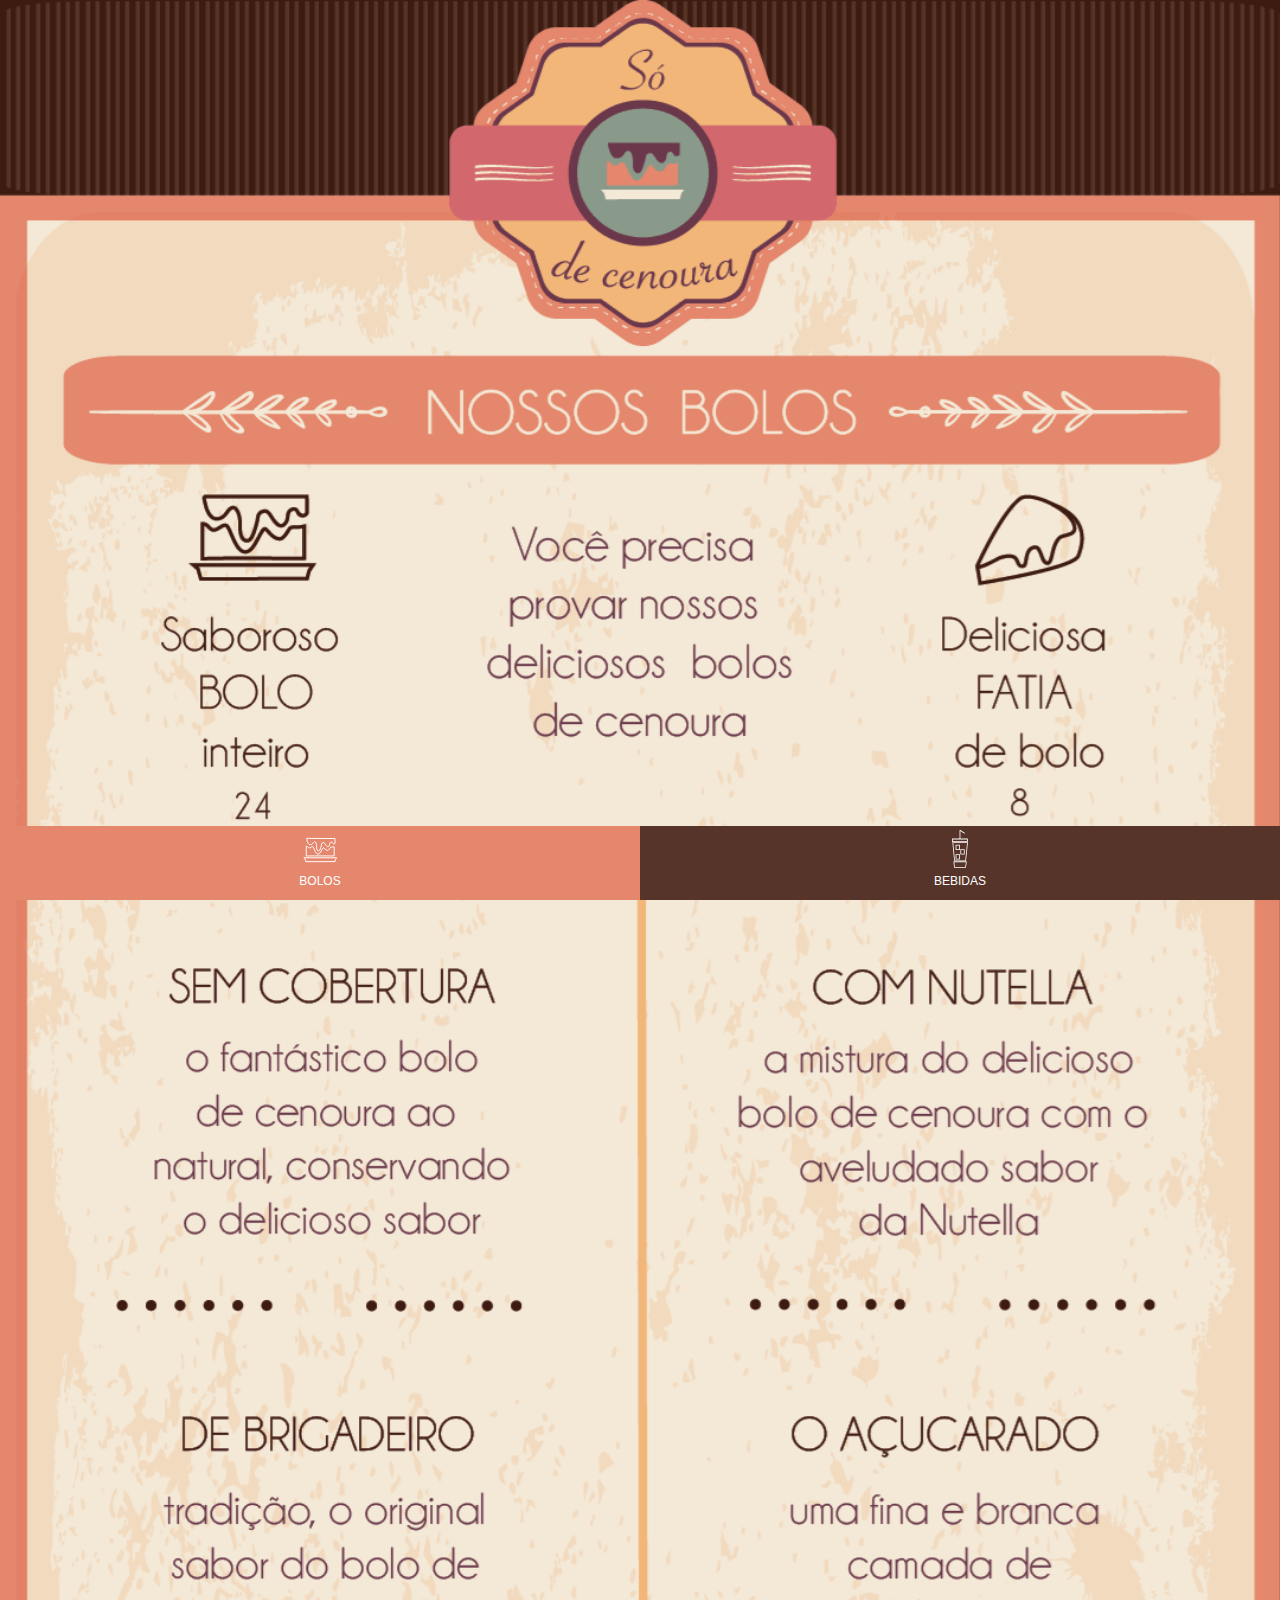
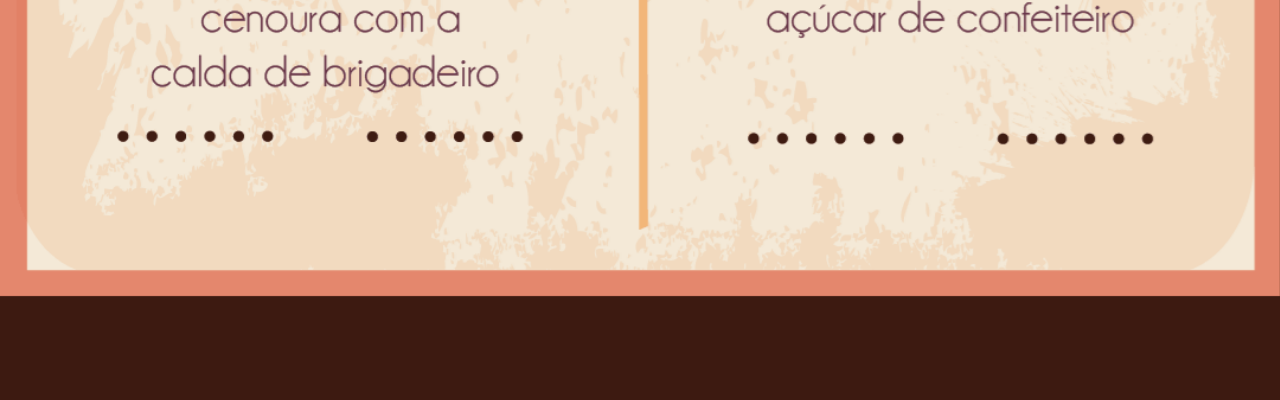
<file: cenourapp/index.html>
<!DOCTYPE html>
<html lang="en">
<head>
	<meta charset="utf-8">
	<meta name="viewport" content="width=device-width, initial-scale=1">
	<title>Só de cenoura</title>
	
	<link rel="stylesheet" href="estilo.css">
	
</head>
<body>

	<input type="radio" name="opcao" id="opcao-bolos" checked />
	<label for="opcao-bolos">Bolos</label>
	
	<input type="radio" name="opcao" id="opcao-bebidas"/>
	<label for="opcao-bebidas">Bebidas</label>

	<img src="imagens/menu-bolos.png" alt="Menu Bolos" id="menu-bolos" class="menu">
	<img src="imagens/menu-bebidas.png" alt="Menu Bebidas" id="menu-bebidas" class="menu">

</body>
</html>
</file>
<file: cenourapp/estilo.css>
#opcao-bolos:checked ~ #menu-bebidas,
#opcao-bebidas:checked ~ #menu-bolos{
    display: none;
}

#opcao-bebidas:checked ~ .container-menus {
    transform: translateX(-50%);
}

.menu {
    margin-bottom: 100px;
}

.menu {
    width: 100%;
    -webkit-transform: translate3d(0px,0px,0px);
}

.container-menus .menu {
    float: left;
    width: 50%;
}

.container-menus {
    transform: translateX(0);
    transition: transform 300ms ease;
    width: 200%;
}

html,
body {
    overflow-x: hidden;
    width: 100%;
}

body {
    margin:  0;
    background-color: #3d1a11;
    font-family: sans-serif;
    text-align: center;
}

input[type=radio] {
    display:  none;
}

label {
    background-color: #563429;
    background-size: 4em;
    background-repeat: no-repeat;
    background-position: center top;
    color: white;
    display: block;
    font-size:  75%;
    padding: 4em 0 1em;
    text-transform: uppercase;
    width: 50%;
    position: fixed;
    bottom: 0;
    z-index: 1;
}

    label[for=opcao-bolos] {
        background-image: url(imagens/icone-bolos.svg);
        left: 0;
    }
    label[for=opcao-bebidas] {
        background-image: url(imagens/icone-bebidas.svg);
        right: 0;
    }
    input[type=radio]:checked + label {
        background-color: #e4876d
    }
</file>
